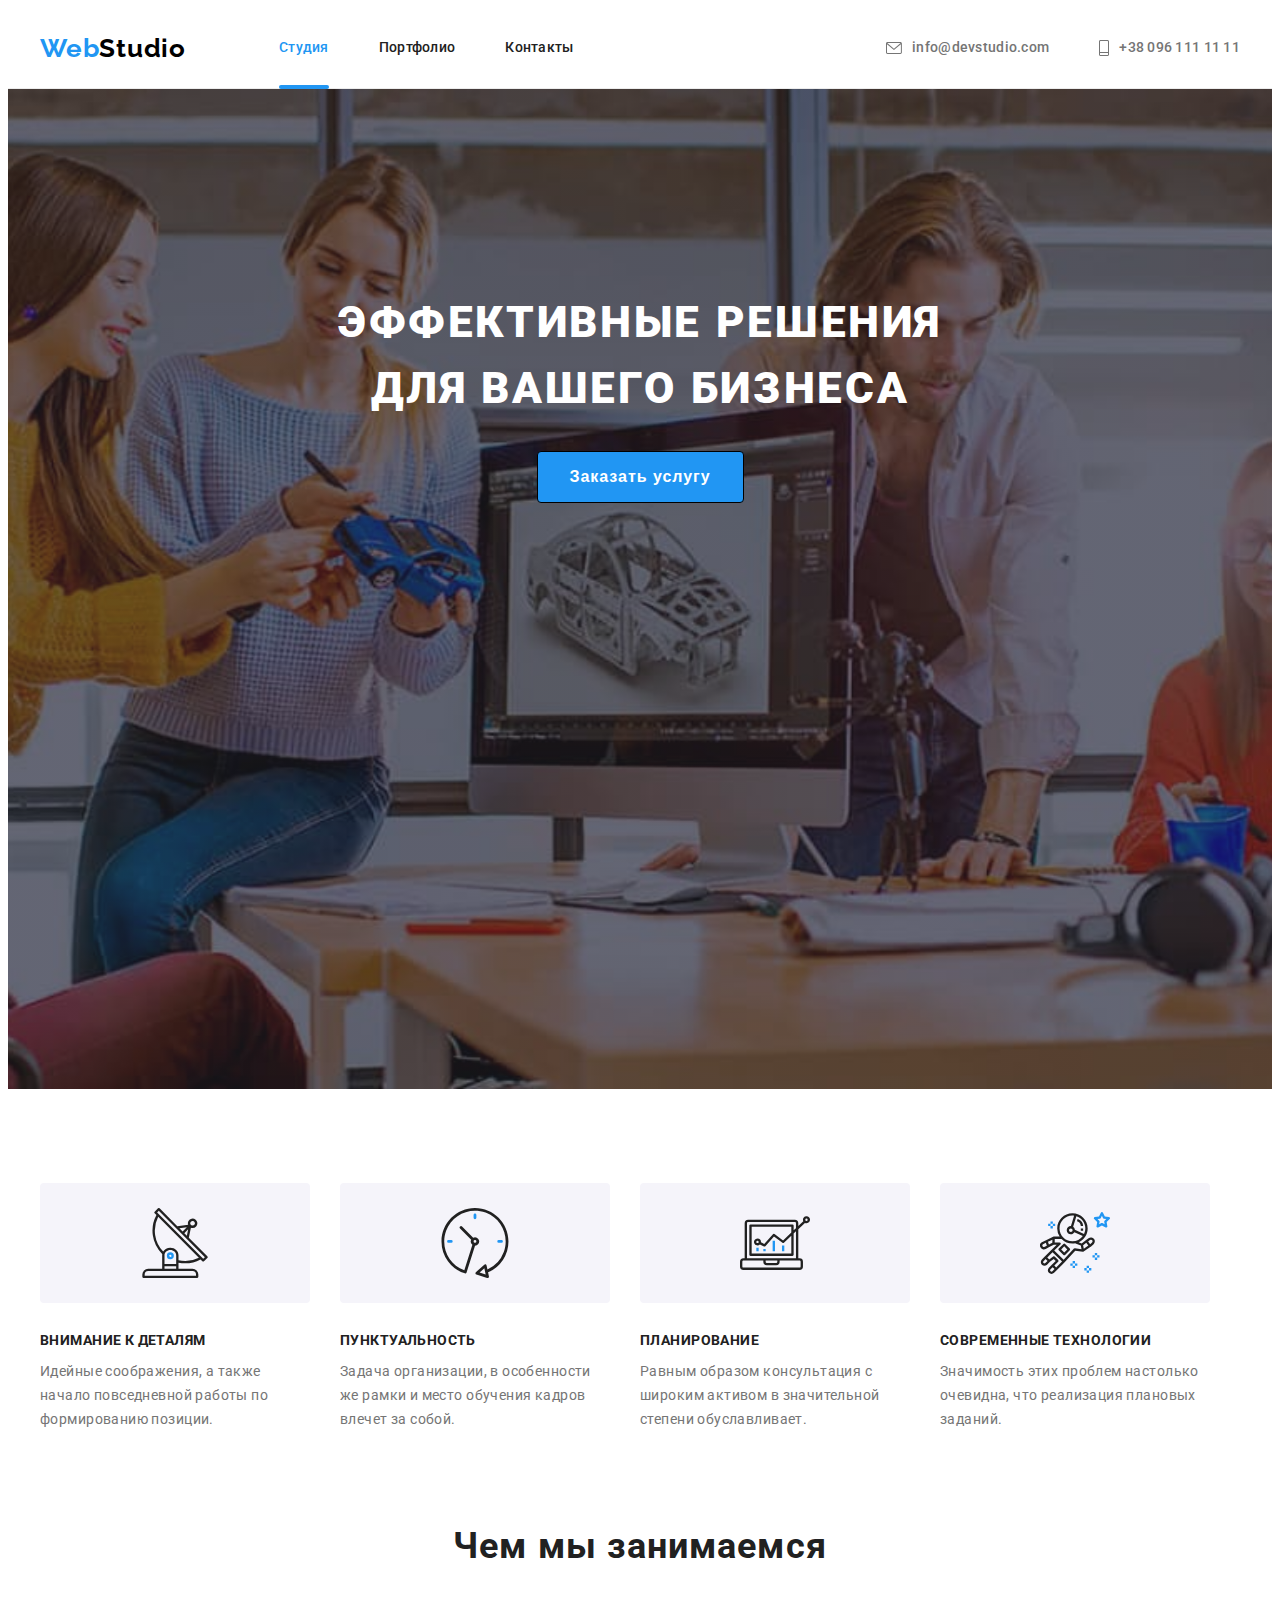
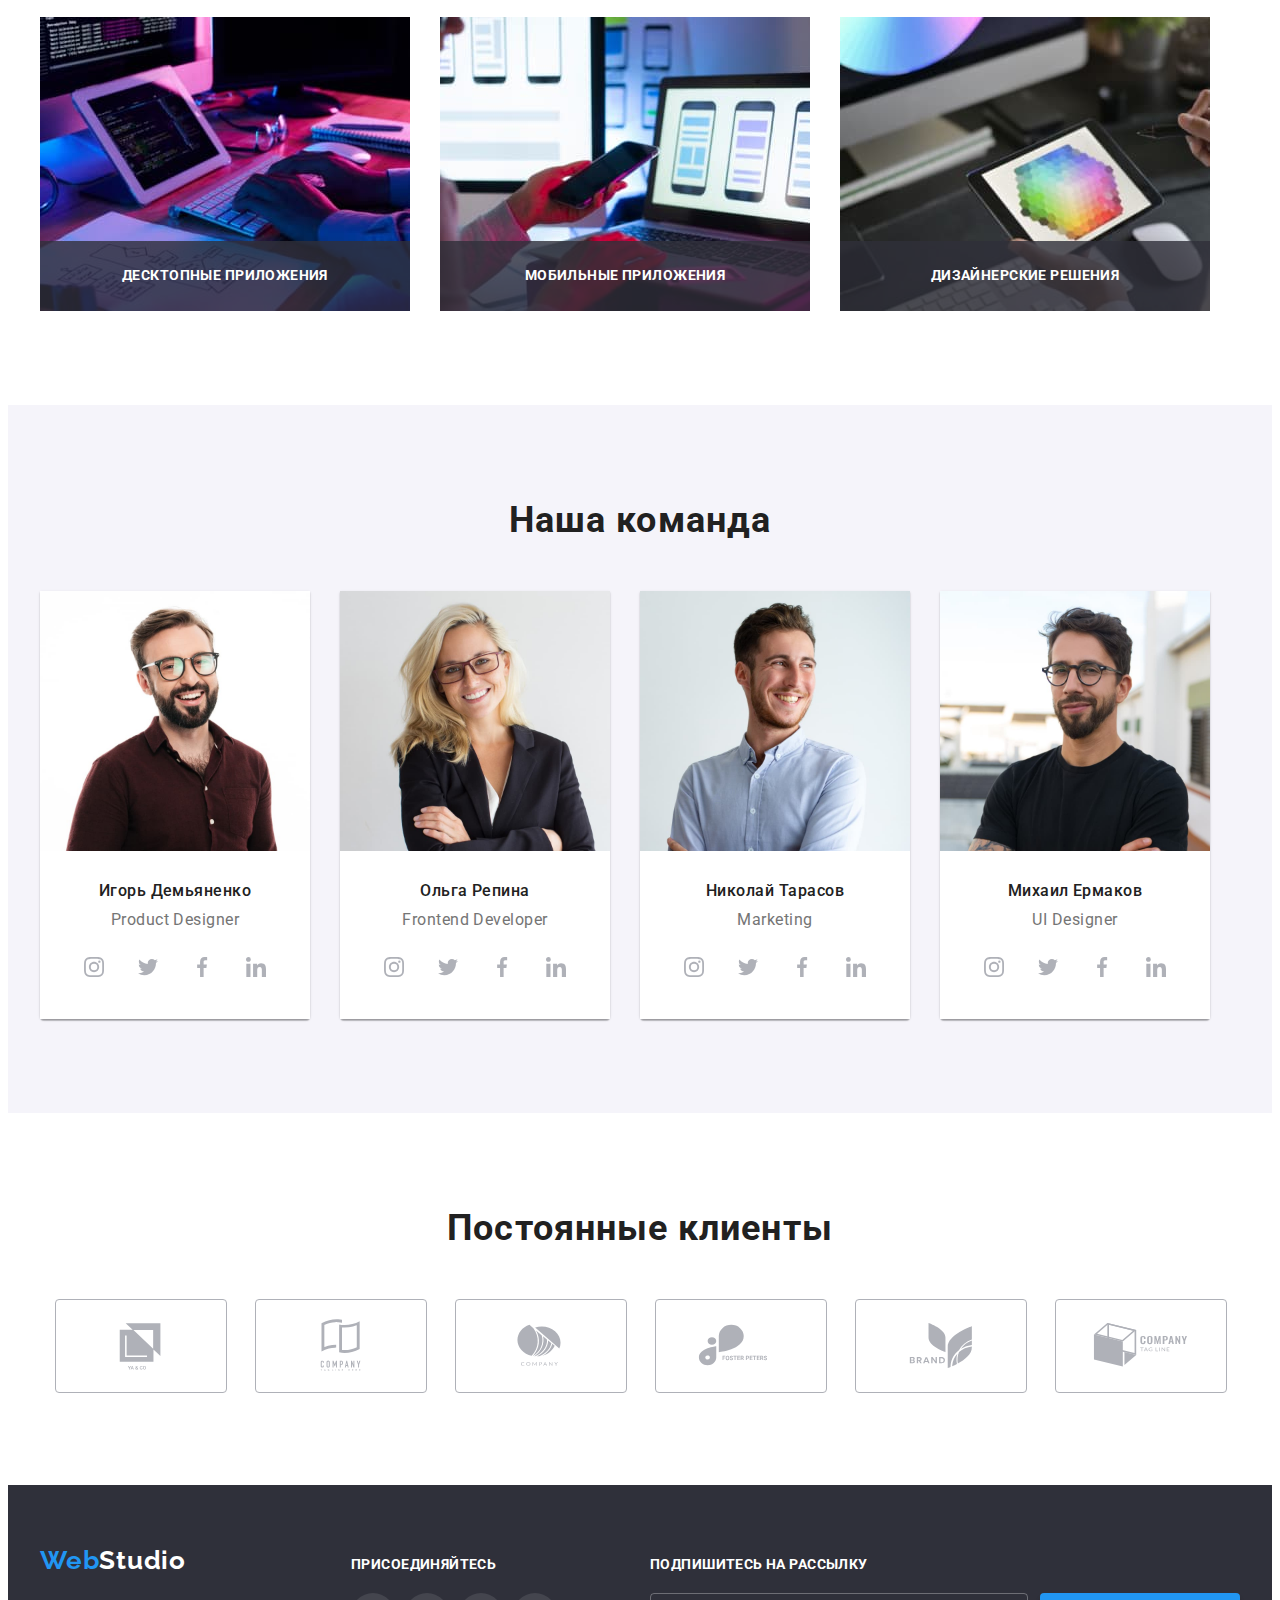
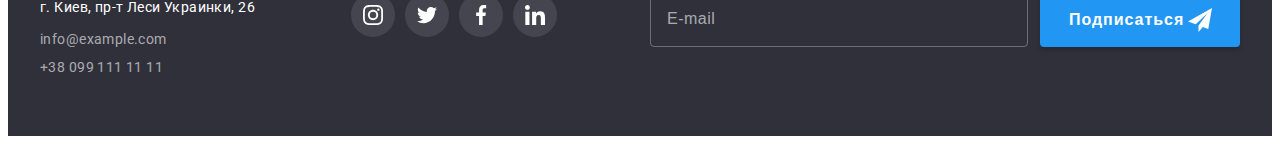
<file: index.html>
<!DOCTYPE html>
<html lang="ru">
  <head>
    <meta charset="UTF-8" />
    <meta http-equiv="X-UA-Compatible" content="IE=edge" />
    <meta name="viewport" content="width=device-width, initial-scale=1.0" />
    <link rel="preconnect" href="https://fonts.googleapis.com" />
    <link rel="preconnect" href="https://fonts.gstatic.com" crossorigin />
    <link
      href="https://fonts.googleapis.com/css2?family=Raleway:wght@700&family=Roboto:wght@400;500;700;900&display=swap"
      rel="stylesheet"
    />
    <title>Document</title>
    <link
      rel="stylesheet"
      href="https://cdnjs.cloudflare.com/ajax/libs/modern-normalize/1.1.0/modern-normalize.min.css"
      integrity="sha512-wpPYUAdjBVSE4KJnH1VR1HeZfpl1ub8YT/NKx4PuQ5NmX2tKuGu6U/JRp5y+Y8XG2tV+wKQpNHVUX03MfMFn9Q=="
      crossorigin="anonymous"
      referrerpolicy="no-referrer"
    />
    <link rel="stylesheet" href="./css/styles.css" />
  </head>
  <body>
    <!--Шапка сайта-->
    <header class="header">
      <div class="container main-header">
        <nav class="header-nav nav">
          <a lang="en" href="/" class="header-logo link"
            >Web<span class="logo-second">Studio</span>
          </a>
          <ul class="header-list list">
            <li class="header-item">
              <a href="" class="header-link current link">Студия</a>
            </li>
            <li class="header-item">
              <a href="./portfolio.html" class="header-link link">Портфолио</a>
            </li>
            <li class="header-item">
              <a href="" class="header-link link">Контакты</a>
            </li>
          </ul>
        </nav>
        <ul class="contacts-list list">
          <li class="contacts-item">
            <a href="mailto:info@devstudio.com" class="contacts-link link">
              <svg class="contacts-icon" width="16" height="12">
                <use href="./images/icons.svg#icon-mail"></use>
              </svg>
              info@devstudio.com
            </a>
          </li>
          <li class="contacts-item">
            <a href="tel:+380961111111" class="contacts-link link">
              <svg class="contacts-icon" width="10" height="16">
                <use href="./images/icons.svg#icon-phone"></use>
              </svg>
              +38 096 111 11 11
            </a>
          </li>
        </ul>
      </div>
    </header>
    <main>
      <!-- Герой -->
      <section class="hero">
        <div class="container">
          <h1 class="hero-title">Эффективные решения для вашего бизнеса</h1>
          <button type="button" class="hero-btn" data-modal-open>
            Заказать услугу
          </button>
        </div>
      </section>
      <!--Преимущества-->
      <section class="features section">
        <div class="container">
          <h2 class="visually-hidden">Наши преимущества</h2>
          <ul class="features-list list">
            <li class="features-item">
              <div class="features-block-icon">
                <svg class="features-icon" width="70" height="70">
                  <use href="./images/icons.svg#icon-antenna"></use>
                </svg>
              </div>
              <h3 class="features-title">Внимание к деталям</h3>
              <p class="features-text">
                Идейные соображения, а также начало повседневной работы по
                формированию позиции.
              </p>
            </li>
            <li class="features-item">
              <div class="features-block-icon">
                <svg class="features-icon" width="70" height="70">
                  <use href="./images/icons.svg#icon-clock"></use>
                </svg>
              </div>
              <h3 class="features-title">Пунктуальность</h3>
              <p class="features-text">
                Задача организации, в особенности же рамки и место обучения
                кадров влечет за собой.
              </p>
            </li>
            <li class="features-item">
              <div class="features-block-icon">
                <svg class="features-icon" width="70" height="70">
                  <use href="./images/icons.svg#icon-diagram"></use>
                </svg>
              </div>
              <h3 class="features-title">Планирование</h3>
              <p class="features-text">
                Равным образом консультация с широким активом в значительной
                степени обуславливает.
              </p>
            </li>
            <li class="features-item">
              <div class="features-block-icon">
                <svg class="features-icon" width="70" height="70">
                  <use href="./images/icons.svg#icon-astronaut"></use>
                </svg>
              </div>
              <h3 class="features-title">Современные технологии</h3>
              <p class="features-text">
                Значимость этих проблем настолько очевидна, что реализация
                плановых заданий.
              </p>
            </li>
          </ul>
        </div>
      </section>
      <!--Чем занимаемся-->
      <section class="services section">
        <div class="container">
          <h2 class="services-title">Чем мы занимаемся</h2>
          <ul class="services-list list">
            <li class="services-item">
              <div class="thumb">
                <img
                  src="./images/sites.jpg"
                  alt="разработка сайтов"
                  width="370"
                />
                <h3 class="img-name">Десктопные приложения</h3>
              </div>
            </li>
            <li class="services-item">
              <div class="thumb">
                <img
                  src="./images/mobile-apps.jpg"
                  alt="разработка мобильных приложений"
                  width="370"
                  height="294"
                />
                <h3 class="img-name">Мобильные приложения</h3>
              </div>
            </li>
            <li class="services-item">
              <div class="thumb">
                <img
                  src="./images/games.jpg"
                  alt="разработка игр"
                  width="370"
                  height="294"
                />
                <h3 class="img-name">Дизайнерские решения</h3>
              </div>
            </li>
          </ul>
        </div>
      </section>
      <!--Команда-->
      <section class="team section">
        <div class="container">
          <h2 class="team-title">Наша команда</h2>
          <ul class="team-list list">
            <li class="team-item">
              <img
                src="./images/product-designer.jpg"
                alt="Дизайнер прдукта"
                width="270"
                height="260"
              />
              <div class="container-team">
                <h3 class="team-title-img">Игорь Демьяненко</h3>
                <p lang="en" class="team-text">Product Designer</p>
                <ul class="team-soc-list list">
                  <li class="team-soc-item">
                    <a href="" class="team-soc-link link">
                      <svg class="team-soc-icon" width="20" height="20">
                        <use href="./images/icons.svg#icon-instagram"></use>
                      </svg>
                    </a>
                  </li>
                  <li class="team-soc-item">
                    <a href="" class="team-soc-link link">
                      <svg class="team-soc-icon" width="20" height="20">
                        <use href="./images/icons.svg#icon-twitter"></use>
                      </svg>
                    </a>
                  </li>
                  <li class="team-soc-item">
                    <a href="" class="team-soc-link link"
                      ><svg class="team-soc-icon" width="20" height="20">
                        <use href="./images/icons.svg#icon-facebook"></use>
                      </svg>
                    </a>
                  </li>
                  <li class="team-soc-item">
                    <a href="" class="team-soc-link link"
                      ><svg class="team-soc-icon" width="20" height="20">
                        <use href="./images/icons.svg#icon-linkedin"></use>
                      </svg>
                    </a>
                  </li>
                </ul>
              </div>
            </li>
            <li class="team-item">
              <img
                src="./images/frontend-developer.jpg"
                alt="Фронтенд-разработчик"
                width="270"
                height="260"
              />
              <div class="container-team">
                <h3 class="team-title-img">Ольга Репина</h3>
                <p lang="en" class="team-text">Frontend Developer</p>
                <ul class="team-soc-list list">
                  <li class="team-soc-item">
                    <a href="" class="team-soc-link link">
                      <svg class="team-soc-icon" width="20" height="20">
                        <use href="./images/icons.svg#icon-instagram"></use>
                      </svg>
                    </a>
                  </li>
                  <li class="team-soc-item">
                    <a href="" class="team-soc-link link"
                      ><svg class="team-soc-icon" width="20" height="20">
                        <use href="./images/icons.svg#icon-twitter"></use>
                      </svg>
                    </a>
                  </li>
                  <li class="team-soc-item">
                    <a href="" class="team-soc-link link"
                      ><svg class="team-soc-icon" width="20" height="20">
                        <use href="./images/icons.svg#icon-facebook"></use>
                      </svg>
                    </a>
                  </li>
                  <li class="team-soc-item">
                    <a href="" class="team-soc-link link"
                      ><svg class="team-soc-icon" width="20" height="20">
                        <use href="./images/icons.svg#icon-linkedin"></use>
                      </svg>
                    </a>
                  </li>
                </ul>
              </div>
            </li>
            <li class="team-item">
              <img
                src="./images/marketing.jpg"
                alt="Маркетолог"
                width="270"
                height="260"
              />
              <div class="container-team">
                <h3 class="team-title-img">Николай Тарасов</h3>
                <p lang="en" class="team-text">Marketing</p>
                <ul class="team-soc-list list">
                  <li class="team-soc-item">
                    <a href="" class="team-soc-link link">
                      <svg class="team-soc-icon" width="20" height="20">
                        <use href="./images/icons.svg#icon-instagram"></use>
                      </svg>
                    </a>
                  </li>
                  <li class="team-soc-item">
                    <a href="" class="team-soc-link link"
                      ><svg class="team-soc-icon" width="20" height="20">
                        <use href="./images/icons.svg#icon-twitter"></use>
                      </svg>
                    </a>
                  </li>
                  <li class="team-soc-item">
                    <a href="" class="team-soc-link link"
                      ><svg class="team-soc-icon" width="20" height="20">
                        <use href="./images/icons.svg#icon-facebook"></use>
                      </svg>
                    </a>
                  </li>
                  <li class="team-soc-item">
                    <a href="" class="team-soc-link link"
                      ><svg class="team-soc-icon" width="20" height="20">
                        <use href="./images/icons.svg#icon-linkedin"></use>
                      </svg>
                    </a>
                  </li>
                </ul>
              </div>
            </li>
            <li class="team-item">
              <img
                src="./images/ui-designer.jpg"
                alt="Дизайнер пользовательского интерфейса"
                width="270"
                height="260"
              />
              <div class="container-team">
                <h3 class="team-title-img">Михаил Ермаков</h3>
                <p lang="en" class="team-text">UI Designer</p>
                <ul class="team-soc-list list">
                  <li class="team-soc-item">
                    <a href="" class="team-soc-link link">
                      <svg class="team-soc-icon" width="20" height="20">
                        <use href="./images/icons.svg#icon-instagram"></use>
                      </svg>
                    </a>
                  </li>
                  <li class="team-soc-item">
                    <a href="" class="team-soc-link link"
                      ><svg class="team-soc-icon" width="20" height="20">
                        <use href="./images/icons.svg#icon-twitter"></use>
                      </svg>
                    </a>
                  </li>
                  <li class="team-soc-item">
                    <a href="" class="team-soc-link link"
                      ><svg class="team-soc-icon" width="20" height="20">
                        <use href="./images/icons.svg#icon-facebook"></use>
                      </svg>
                    </a>
                  </li>
                  <li class="team-soc-item">
                    <a href="" class="team-soc-link link"
                      ><svg class="team-soc-icon" width="20" height="20">
                        <use href="./images/icons.svg#icon-linkedin"></use>
                      </svg>
                    </a>
                  </li>
                </ul>
              </div>
            </li>
          </ul>
        </div>
      </section>
    </main>
    <!--Постоянные клиенты-->
    <section class="clients section">
      <div class="container">
        <h2 class="clients-title">Постоянные клиенты</h2>
        <ul class="clients-list list">
          <li class="clients-item">
            <a href="" class="clients-link link"
              ><svg class="clients-icon" width="106" height="60">
                <use href="./images/icons.svg#icon-logo-1"></use>
              </svg>
            </a>
          </li>
          <li class="clients-item">
            <a href="" class="clients-link link"
              ><svg class="clients-icon" width="106" height="60">
                <use href="./images/icons.svg#icon-logo-2"></use>
              </svg>
            </a>
          </li>
          <li class="clients-item">
            <a href="" class="clients-link link"
              ><svg class="clients-icon" width="106" height="60">
                <use href="./images/icons.svg#icon-logo-3"></use>
              </svg>
            </a>
          </li>
          <li class="clients-item">
            <a href="" class="clients-link link"
              ><svg class="clients-icon" width="106" height="60">
                <use href="./images/icons.svg#icon-logo-4"></use>
              </svg>
            </a>
          </li>
          <li class="clients-item">
            <a href="" class="clients-link link"
              ><svg class="clients-icon" width="106" height="60">
                <use href="./images/icons.svg#icon-logo-5"></use>
              </svg>
            </a>
          </li>
          <li class="clients-item">
            <a href="" class="clients-link link"
              ><svg class="clients-icon" width="106" height="60">
                <use href="./images/icons.svg#icon-logo-6"></use>
              </svg>
            </a>
          </li>
        </ul>
      </div>
    </section>
    <!--Подвал-->
    <footer class="footer">
      <div class="container footer-container">
        <div class="footer-address">
          <a lang="en" href="/" class="footer-logo link"
            >Web<span class="footer-logo-second">Studio</span>
          </a>
          <address>
            <ul class="footer-list list">
              <li class="footer-item">
                <a href="" class="footer-link link">
                  г. Киев, пр-т Леси Украинки, 26
                </a>
              </li>
              <li class="footer-item">
                <a href="mailto:info@example.com" class="footer-link-mail link">
                  info@example.com
                </a>
              </li>
              <li class="footer-item">
                <a href="tel:+380961111111" class="footer-link-tel link">
                  +38 099 111 11 11
                </a>
              </li>
            </ul>
          </address>
        </div>
        <div class="footer-soc">
          <h3 class="footer-soc-title">присоединяйтесь</h3>
          <ul class="footer-soc-list list">
            <li class="footer-soc-item">
              <a href="" class="footer-soc-link link">
                <svg class="footer-soc-icon" width="20" height="20">
                  <use href="./images/icons.svg#icon-instagram"></use>
                </svg>
              </a>
            </li>
            <li class="footer-soc-item">
              <a href="" class="footer-soc-link link">
                <svg class="footer-soc-icon" width="20" height="20">
                  <use href="./images/icons.svg#icon-twitter"></use>
                </svg>
              </a>
            </li>
            <li class="footer-soc-item">
              <a href="" class="footer-soc-link link">
                <svg class="footer-soc-icon" width="20" height="20">
                  <use href="./images/icons.svg#icon-facebook"></use>
                </svg>
              </a>
            </li>
            <li class="footer-soc-item">
              <a href="" class="footer-soc-link link">
                <svg class="footer-soc-icon" width="20" height="20">
                  <use href="./images/icons.svg#icon-linkedin"></use>
                </svg>
              </a>
            </li>
          </ul>
        </div>
        <div class="footer-form">
          <h3 class="footer-soc-title">Подпишитесь на рассылку</h3>
          <form class="online-form">
            <input
              type="text"
              placeholder="E-mail"
              name="online-name"
              class="online-input"
            />
            <button type="submit" class="online-btn">
              Подписаться
              <svg class="online-icon" width="24" height="24">
                <use href="./images/icons.svg#icon-send"></use>
              </svg>
            </button>
          </form>
        </div>
      </div>
    </footer>
    <div class="backdrop is-hidden" data-modal>
      <div class="modal">
        <button type="button" class="modal-close-btn" data-modal-close>
          <svg class="backdrop-icon" width="14" height="14">
            <use href="./images/icons.svg#icon-close-black"></use>
          </svg>
        </button>
        <p class="modal-title">Оставьте свои данные, мы вам перезвоним</p>
        <form class="modal-form">
          <div class="modal-field">
            <label class="modal-label" for="user-name">Имя</label>
            <div class="input-wrap">
              <input
                type="text"
                name="user-name"
                class="modal-input"
                required
                id="user-name"
              />
              <svg class="input-icon" width="18" height="18">
                <use href="./images/icons.svg#icon-person-black"></use>
              </svg>
            </div>
          </div>
          <div class="modal-field">
            <label class="modal-label" for="user-tel">Телефон</label>
            <div class="input-wrap">
              <input
                type="tel"
                name="user-tel"
                class="modal-input"
                required
                id="user-tel"
              />
              <svg class="input-icon" width="18" height="18">
                <use href="./images/icons.svg#icon-phone-black"></use>
              </svg>
            </div>
          </div>
          <div class="modal-field">
            <label class="modal-label" for="user-mail">Почта</label>
            <div class="input-wrap">
              <input
                type="email"
                name="user-mail"
                class="modal-input"
                required
                id="user-mail"
              />
              <svg class="input-icon" width="18" height="18">
                <use href="./images/icons.svg#icon-email-black"></use>
              </svg>
            </div>
          </div>
          <div class="modal-textarea">
            <label class="modal-label" for="modal-text">Комментарий</label>
            <textarea
              name="modal-text"
              id="modal-text"
              class="modal-text"
              placeholder="Введите текст"
            ></textarea>
          </div>
          <div class="modal-check">
            <input
              type="checkbox"
              name="privacy"
              id="privacy"
              class="input-check visually-hidden"
            />
            <label for="privacy" class="check-text"
              ><span>
                <svg class="check-icon" width="11" height="8">
                  <use href="./images/icons.svg#icon-check"></use></svg></span
              >Соглашаюсь с рассылкой и принимаю &nbsp;
              <a href="">Условия договора</a>
            </label>
          </div>
          <button type="submit" class="modal-btn">Отправить</button>
        </form>
      </div>
    </div>
    <script src="./js/modal.js"></script>
  </body>
</html>
</file>
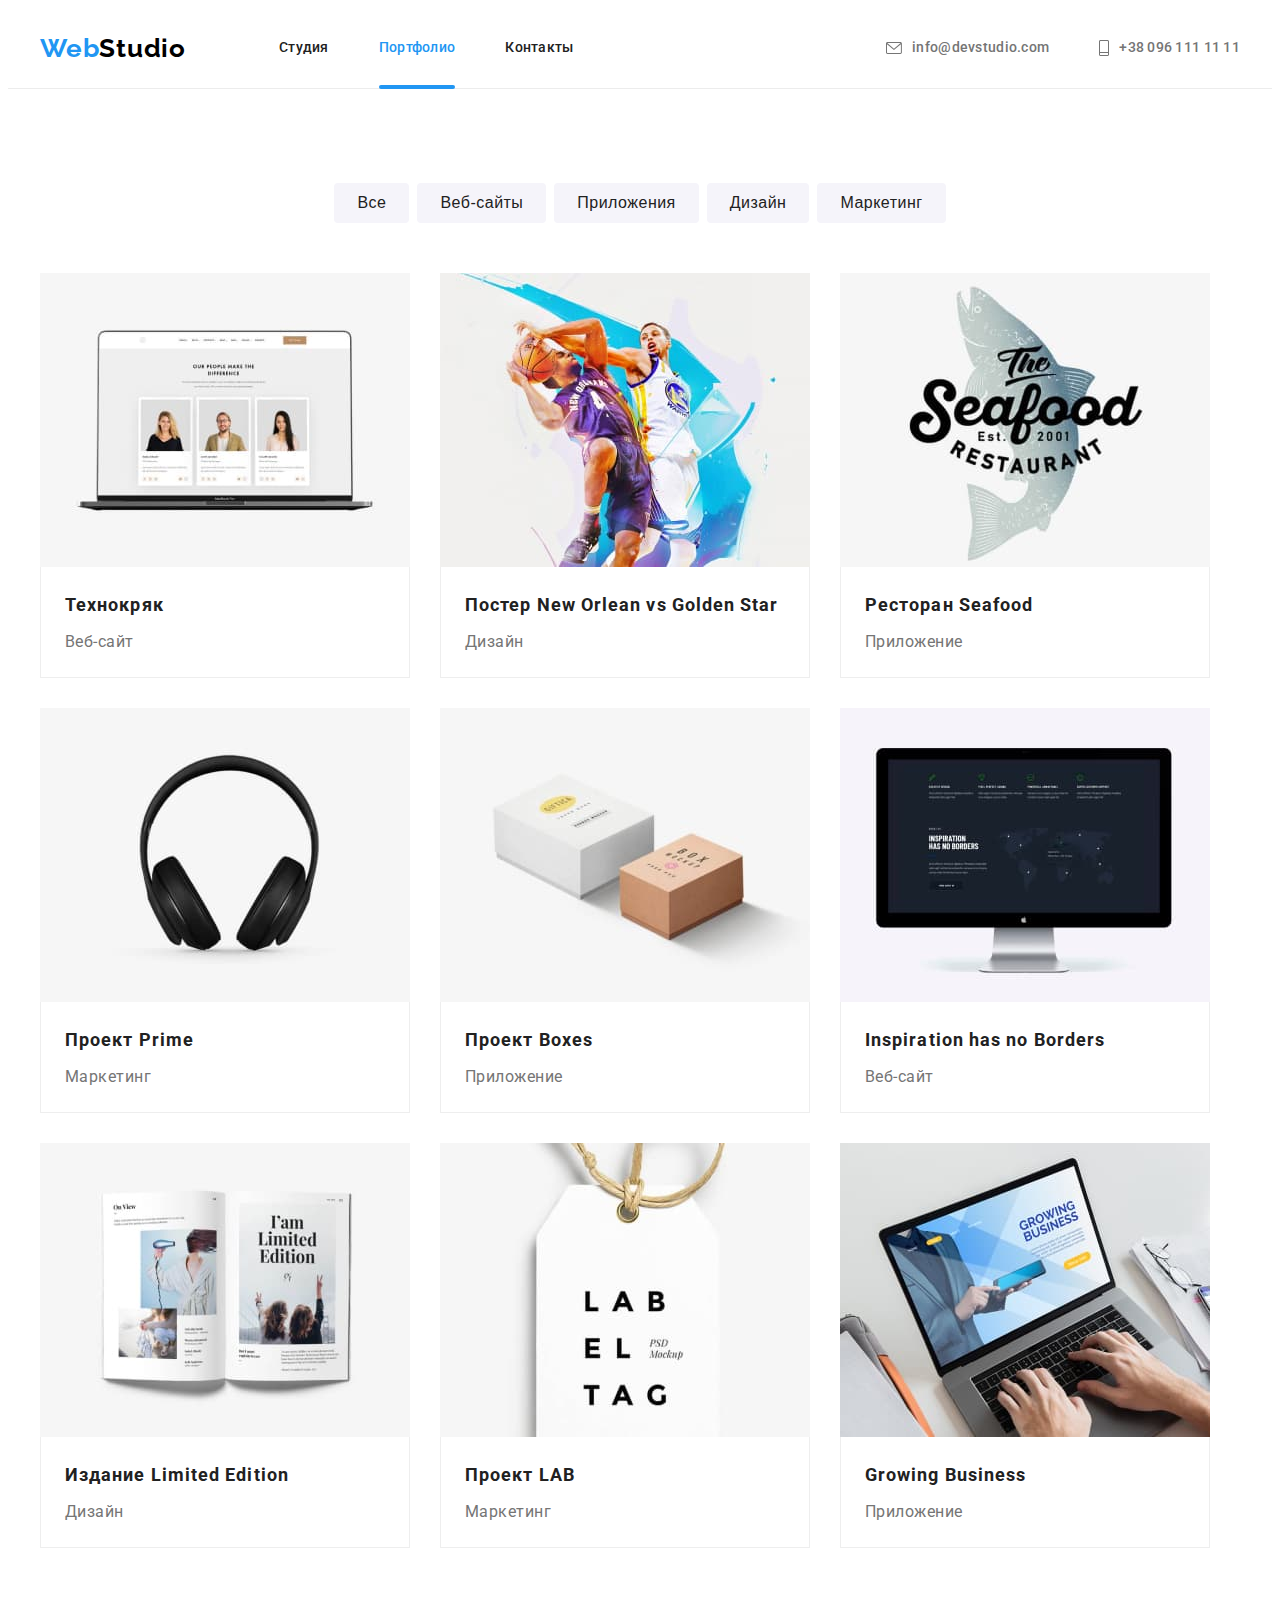
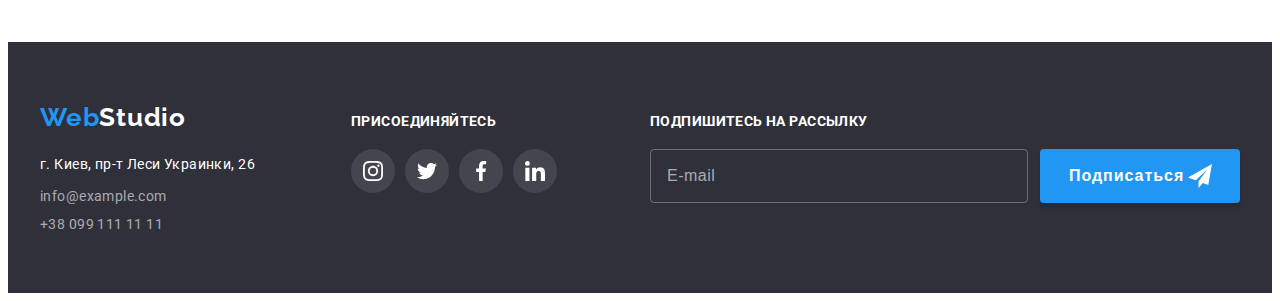
<file: portfolio.html>
<!DOCTYPE html>
<html lang="ru">
  <head>
    <meta charset="UTF-8" />
    <meta http-equiv="X-UA-Compatible" content="IE=edge" />
    <meta name="viewport" content="width=device-width, initial-scale=1.0" />
    <link rel="preconnect" href="https://fonts.googleapis.com" />
    <link rel="preconnect" href="https://fonts.gstatic.com" crossorigin />
    <link
      href="https://fonts.googleapis.com/css2?family=Raleway:wght@700&family=Roboto:wght@400;500;700;900&display=swap"
      rel="stylesheet"
    />
    <title>Document</title>
    <link
      rel="stylesheet"
      href="https://cdnjs.cloudflare.com/ajax/libs/modern-normalize/1.1.0/modern-normalize.min.css"
      integrity="sha512-wpPYUAdjBVSE4KJnH1VR1HeZfpl1ub8YT/NKx4PuQ5NmX2tKuGu6U/JRp5y+Y8XG2tV+wKQpNHVUX03MfMFn9Q=="
      crossorigin="anonymous"
      referrerpolicy="no-referrer"
    />
    <link rel="stylesheet" href="./css/styles.css" />
  </head>
  <body>
    <!--Шапка сайта-->
    <header class="header">
      <div class="container main-header">
        <nav class="header-nav nav">
          <a lang="en" href="/" class="header-logo link"
            >Web<span class="logo-second">Studio</span></a
          >
          <ul class="header-list list">
            <li class="header-item">
              <a href="./index.html" class="header-link link">Студия</a>
            </li>
            <li class="header-item">
              <a href="" class="header-link current link">Портфолио</a>
            </li>
            <li class="header-item">
              <a href="" class="header-link link">Контакты</a>
            </li>
          </ul>
        </nav>
        <ul class="contacts-list list">
          <li class="contacts-item">
            <a href="mailto:info@devstudio.com" class="contacts-link link">
              <svg class="contacts-icon" width="16" height="12">
                <use href="./images/icons.svg#icon-mail"></use>
              </svg>
              info@devstudio.com
            </a>
          </li>
          <li class="contacts-item">
            <a href="tel:+380961111111" class="contacts-link link">
              <svg class="contacts-icon" width="10" height="16">
                <use href="./images/icons.svg#icon-phone"></use>
              </svg>
              +38 096 111 11 11
            </a>
          </li>
        </ul>
      </div>
    </header>
    <main>
      <section class="portfolio">
        <div class="container">
          <!-- Фильтры -->
          <h1 class="visually-hidden">Примеры работ</h1>
          <ul class="filter-list list">
            <li class="filter-item">
              <button type="button" class="filter-btn">Все</button>
            </li>
            <li class="filter-item">
              <button type="button" class="filter-btn">Веб-сайты</button>
            </li>
            <li class="filter-item">
              <button type="button" class="filter-btn">Приложения</button>
            </li>
            <li class="filter-item">
              <button type="button" class="filter-btn">Дизайн</button>
            </li>
            <li class="filter-item">
              <button type="button" class="filter-btn">Маркетинг</button>
            </li>
          </ul>
          <!-- Портфолио -->
          <ul class="portfolio-list list">
            <li class="portfolio-item">
              <a href="#" class="portfolio-link">
                <div class="portfolio-top-wrap">
                  <img
                    src="./images/portfolio-img-1.jpg"
                    alt="Наша команда"
                    width="370"
                    height="294"
                  />
                  <p class="portfolio-top-text">
                    Ресурс предлагает комплексные предложения с разным уровнем
                    функционала и сервисов. Все это позволит посетителю получить
                    исчерпывающие сведения о компании или частном лице.
                  </p>
                </div>
                <div class="container-portfolio">
                  <h2 class="portfolio-title">Технокряк</h2>
                  <p class="portfolio-text">Веб-сайт</p>
                </div>
              </a>
            </li>
            <li class="portfolio-item">
              <a href="#" class="portfolio-link">
                <div class="portfolio-top-wrap">
                  <img
                    src="./images/portfolio-img-2.jpg"
                    alt="Игра в баскетбол"
                    width="370"
                    height="294"
                  />
                  <p class="portfolio-top-text">
                    Ресурс предлагает комплексные предложения с разным уровнем
                    функционала и сервисов. Все это позволит посетителю получить
                    исчерпывающие сведения о компании или частном лице.
                  </p>
                </div>
                <div class="container-portfolio">
                  <h2 class="portfolio-title">
                    Постер New Orlean vs Golden Star
                  </h2>
                  <p class="portfolio-text">Дизайн</p>
                </div>
              </a>
            </li>
            <li class="portfolio-item">
              <a href="#" class="portfolio-link">
                <div class="portfolio-top-wrap">
                  <img
                    src="./images/portfolio-img-3.jpg"
                    alt="Рыба на ресторанной вывеске"
                    width="370"
                    height="294"
                  />
                  <p class="portfolio-top-text">
                    Ресурс предлагает комплексные предложения с разным уровнем
                    функционала и сервисов. Все это позволит посетителю получить
                    исчерпывающие сведения о компании или частном лице.
                  </p>
                </div>
                <div class="container-portfolio">
                  <h2 class="portfolio-title">Ресторан Seafood</h2>
                  <p class="portfolio-text">Приложение</p>
                </div>
              </a>
            </li>
            <li class="portfolio-item">
              <a href="#" class="portfolio-link">
                <div class="portfolio-top-wrap">
                  <img
                    src="./images/portfolio-img-4.jpg"
                    alt="Наушники"
                    width="370"
                    height="294"
                  />
                  <p class="portfolio-top-text">
                    Ресурс предлагает комплексные предложения с разным уровнем
                    функционала и сервисов. Все это позволит посетителю получить
                    исчерпывающие сведения о компании или частном лице.
                  </p>
                </div>
                <div class="container-portfolio">
                  <h2 class="portfolio-title">Проект Prime</h2>
                  <p class="portfolio-text">Маркетинг</p>
                </div>
              </a>
            </li>
            <li class="portfolio-item">
              <a href="#" class="portfolio-link">
                <div class="portfolio-top-wrap">
                  <img
                    src="./images/portfolio-img-5.jpg"
                    alt="Два картонных бокса"
                    width="370"
                    height="294"
                  />
                  <p class="portfolio-top-text">
                    Ресурс предлагает комплексные предложения с разным уровнем
                    функционала и сервисов. Все это позволит посетителю получить
                    исчерпывающие сведения о компании или частном лице.
                  </p>
                </div>
                <div class="container-portfolio">
                  <h2 class="portfolio-title">Проект Boxes</h2>
                  <p class="portfolio-text">Приложение</p>
                </div>
              </a>
            </li>
            <li class="portfolio-item">
              <a href="#" class="portfolio-link">
                <div class="portfolio-top-wrap">
                  <img
                    src="./images/portfolio-img-6.jpg"
                    alt="Монитор"
                    width="370"
                    height="294"
                  />
                  <p class="portfolio-top-text">
                    Ресурс предлагает комплексные предложения с разным уровнем
                    функционала и сервисов. Все это позволит посетителю получить
                    исчерпывающие сведения о компании или частном лице.
                  </p>
                </div>
                <div class="container-portfolio">
                  <h2 class="portfolio-title">Inspiration has no Borders</h2>
                  <p class="portfolio-text">Веб-сайт</p>
                </div>
              </a>
            </li>
            <li class="portfolio-item">
              <a href="#" class="portfolio-link">
                <div class="portfolio-top-wrap">
                  <img
                    src="./images/portfolio-img-7.jpg"
                    alt="Разворот журнала"
                    width="370"
                    height="294"
                  />
                  <p class="portfolio-top-text">
                    Ресурс предлагает комплексные предложения с разным уровнем
                    функционала и сервисов. Все это позволит посетителю получить
                    исчерпывающие сведения о компании или частном лице.
                  </p>
                </div>
                <div class="container-portfolio">
                  <h2 class="portfolio-title">Издание Limited Edition</h2>
                  <p class="portfolio-text">Дизайн</p>
                </div>
              </a>
            </li>
            <li class="portfolio-item">
              <a href="#" class="portfolio-link">
                <div class="portfolio-top-wrap">
                  <img
                    src="./images/portfolio-img-8.jpg"
                    alt="Бумажная бирка"
                    width="370"
                    height="294"
                  />
                  <p class="portfolio-top-text">
                    Ресурс предлагает комплексные предложения с разным уровнем
                    функционала и сервисов. Все это позволит посетителю получить
                    исчерпывающие сведения о компании или частном лице.
                  </p>
                </div>
                <div class="container-portfolio">
                  <h2 class="portfolio-title">Проект LAB</h2>
                  <p class="portfolio-text">Маркетинг</p>
                </div>
              </a>
            </li>
            <li class="portfolio-item">
              <a href="#" class="portfolio-link">
                <div class="portfolio-top-wrap">
                  <img
                    src="./images/portfolio-img-9.jpg"
                    alt="Набор текста на макбуке"
                    width="370"
                    height="294"
                  />
                  <p class="portfolio-top-text">
                    Ресурс предлагает комплексные предложения с разным уровнем
                    функционала и сервисов. Все это позволит посетителю получить
                    исчерпывающие сведения о компании или частном лице.
                  </p>
                </div>
                <div class="container-portfolio">
                  <h2 class="portfolio-title">Growing Business</h2>
                  <p class="portfolio-text">Приложение</p>
                </div>
              </a>
            </li>
          </ul>
        </div>
      </section>
    </main>
    <!--Подвал-->
    <footer class="footer">
      <div class="container footer-container">
        <div class="footer-address">
          <a lang="en" href="/" class="footer-logo link"
            >Web<span class="footer-logo-second">Studio</span>
          </a>
          <address>
            <ul class="footer-list list">
              <li class="footer-item">
                <a href="" class="footer-link link">
                  г. Киев, пр-т Леси Украинки, 26
                </a>
              </li>
              <li class="footer-item">
                <a href="mailto:info@example.com" class="footer-link-mail link">
                  info@example.com
                </a>
              </li>
              <li class="footer-item">
                <a href="tel:+380961111111" class="footer-link-tel link">
                  +38 099 111 11 11
                </a>
              </li>
            </ul>
          </address>
        </div>
        <div class="footer-soc">
          <h3 class="footer-soc-title">присоединяйтесь</h3>
          <ul class="footer-soc-list list">
            <li class="footer-soc-item">
              <a href="" class="footer-soc-link link">
                <svg class="footer-soc-icon" width="20" height="20">
                  <use href="./images/icons.svg#icon-instagram"></use>
                </svg>
              </a>
            </li>
            <li class="footer-soc-item">
              <a href="" class="footer-soc-link link">
                <svg class="footer-soc-icon" width="20" height="20">
                  <use href="./images/icons.svg#icon-twitter"></use>
                </svg>
              </a>
            </li>
            <li class="footer-soc-item">
              <a href="" class="footer-soc-link link">
                <svg class="footer-soc-icon" width="20" height="20">
                  <use href="./images/icons.svg#icon-facebook"></use>
                </svg>
              </a>
            </li>
            <li class="footer-soc-item">
              <a href="" class="footer-soc-link link">
                <svg class="footer-soc-icon" width="20" height="20">
                  <use href="./images/icons.svg#icon-linkedin"></use>
                </svg>
              </a>
            </li>
          </ul>
        </div>
        <div class="footer-form">
          <h3 class="footer-soc-title">Подпишитесь на рассылку</h3>
          <form class="online-form">
            <input
              type="text"
              placeholder="E-mail"
              name="online-name"
              class="online-input"
            />
            <button type="submit" class="online-btn">
              Подписаться
              <svg class="online-icon" width="24" height="24">
                <use href="./images/icons.svg#icon-send"></use>
              </svg>
            </button>
          </form>
        </div>
      </div>
    </footer>
  </body>
</html>
</file>
<file: css/styles.css>
:root {
  --main-header-color: #212121;
  --second-header-color: #757575;
  --main-title-color: #212121;
  --second-title-color: #ffffff;
  --main-btn-color: #ffffff;
  --second-btn-color: #212121;
  --main-text-color: #757575;
  --main-footer-color: #ffffff;
  --second-footer-color: rgba(255, 255, 255, 0.6);
  --accent-color: #2196f3;
  --main-btn-background-color: #2196f3;
  --second-btn-background-color: #f5f4fa;
  --main-background-color: #2f303a;
  --main-icons-color: #afb1b8;
}
p,
h1,
h2,
h3,
h4,
h5,
h6 {
  margin: 0;
}
ul {
  margin: 0;
  padding-left: 0;
}
body {
  font-family: Roboto, Montserrat, sans-serif;
  background-color: #fff;
  color: var();
}
img {
  display: block;
  max-width: 100%;
  height: auto;
}
.list {
  list-style: none;
  padding: 0;
  margin: 0;
}
.link {
  text-decoration: none;
}
.container {
  width: 1200px;
  padding-left: 15px;
  padding-right: 15px;
  margin: 0 auto;
}
.section {
  padding-top: 94px;
  padding-bottom: 94px;
}
/* -----------------------------HEADER----------------------------- */
.header {
  border-bottom: 1px solid #ececec;
}
.main-header {
  display: flex;
  align-items: center;
}
.nav {
  display: flex;
  align-items: center;
}
.header-logo,
.footer-logo {
  font-family: "Raleway";
  font-weight: 700;
  font-size: 26px;
  line-height: 1.19;
  letter-spacing: 0.03em;
  color: var(--accent-color);
}
.logo-second {
  font-weight: 700;
  font-size: 26px;
  line-height: 1.19;
  letter-spacing: 0.03em;
  color: #000000;
}
.header-link {
  display: block;
  padding-top: 32px;
  padding-bottom: 32px;

  font-weight: 500;
  font-size: 14px;
  line-height: 1.14;
  letter-spacing: 0.02em;
  color: var(--main-header-color);

  transition: color 250ms cubic-bezier(0.4, 0, 0.2, 1);
}
.header-link:hover,
.header-link:focus,
.contacts-link:hover,
.contacts-link:focus {
  color: var(--accent-color);
}
.header-list .header-link.current {
  color: var(--accent-color);
}
.header-list {
  display: flex;
  margin-left: 93px;
}
.header-item:not(:last-child) {
  margin-right: 50px;
}
.contacts-link {
  display: flex;
  align-items: center;
  padding-top: 32px;
  padding-bottom: 32px;
  font-weight: 500;
  font-size: 14px;
  line-height: 1.14;
  letter-spacing: 0.02em;
  color: var(--second-header-color);

  transition: color 250ms cubic-bezier(0.4, 0, 0.2, 1);
}
.contacts-list {
  display: flex;
  align-items: center;
  margin-left: auto;
}
.contacts-list .contacts-item + .contacts-item {
  margin-left: 50px;
}
.contacts-item {
  color: var(--second-header-color);
  transition: color 250ms cubic-bezier(0.4, 0, 0.2, 1);
}
.contacts-icon {
  margin-right: 10px;
  fill: currentColor;
}
.contacts-item:hover,
.contacts-item:focus {
  color: var(--accent-color);
}
.header-link {
  position: relative;
}
.current::after {
  position: absolute;
  display: block;
  content: "";
  width: 100%;
  height: 4px;
  bottom: -1px;
  background: var(--accent-color);
  border-radius: 2px;
}
/* -----------------------------HERO-------------------------------- */

.hero .container {
  text-align: center;
}
.hero {
  padding-bottom: 200px;
  padding-top: 200px;
  max-width: 1600px;
  height: 600px;
  margin-left: auto;
  margin-right: auto;
  background-image: linear-gradient(
      to right,
      rgba(47, 48, 58, 0.4),
      rgba(47, 48, 58, 0.4)
    ),
    url(../images/hero.jpg);
  background-color: #c4c4c4;
  background-repeat: no-repeat;
  background-position: center;
  background-size: cover;
}
.hero-title {
  display: flex;
  margin: 0 auto 30px;

  max-width: 700px;
  font-weight: 900;
  font-size: 44px;
  line-height: 1.5;
  letter-spacing: 0.06em;
  text-transform: uppercase;
  color: var(--second-title-color);
}
.hero-btn {
  display: inline-block;
  border-radius: 4px;
  padding: 10px 32px;
  min-width: 200px;
  border: 1px solid #000000;

  font-weight: 700;
  font-size: 16px;
  line-height: 1.88;
  letter-spacing: 0.06em;
  color: var(--main-btn-color);
  background-color: var(--main-btn-background-color);
  cursor: pointer;

  transition: background-color 250ms cubic-bezier(0.4, 0, 0.2, 1);
}
.hero-btn:hover,
.hero-btn:focus {
  background-color: #188ce8;
}

/* -----------------------------FEATURES----------------------------- */
.features-list {
  display: flex;
}
.features-item + .features-item {
  margin-left: 30px;
}
.features-item {
  width: 270px;
}
.visually-hidden {
  position: absolute;
  white-space: nowrap;
  width: 1px;
  height: 1px;
  overflow: hidden;
  border: 0;
  padding: 0;
  clip: rect(0 0 0 0);
  clip-path: inset(50%);
  margin: -1px;
}
.features-title {
  margin-bottom: 10px;

  font-size: 14px;
  line-height: 1.14;
  letter-spacing: 0.03em;
  text-transform: uppercase;
  color: var(--main-title-color);
}
.features-text {
  font-size: 14px;
  line-height: 24px;
  letter-spacing: 0.03em;
  color: var(--main-text-color);
}

.features-block-icon {
  display: flex;
  align-items: center;
  justify-content: center;
  height: 120px;
  background-color: #f5f4fa;
  color: #212121;
  border-radius: 4px;
  margin-bottom: 30px;
}

/* -----------------------------SERVICES------------------------------ */
.services {
  padding-top: 0;
}
.services-list {
  display: flex;
}
.services-title {
  margin-bottom: 50px;

  font-size: 36px;
  line-height: 1.17;
  text-align: center;
  letter-spacing: 0.03em;
  color: var(--main-title-color);
}
.services-item + .services-item {
  margin-left: 30px;
}
.thumb {
  position: relative;
  display: flex;
  justify-content: center;
  align-items: center;
}
.img-name {
  display: flex;
  align-items: center;
  justify-content: center;
  position: absolute;
  bottom: 0;
  width: 100%;
  height: 70px;
  background-color: rgba(47, 48, 58, 0.8);
  font-size: 14px;
  line-height: 1.14;
  text-align: center;
  letter-spacing: 0.03em;
  text-transform: uppercase;
  color: var(--second-title-color);
}
/* -----------------------------TEAM--------------------------------- */
.team {
  background-color: var(--second-btn-background-color);
}
.container-team {
  padding-top: 30px;
  padding-bottom: 30px;
  background-color: #ffffff;
}
.team-list {
  display: flex;
}
.team-item + .team-item {
  margin-left: 30px;
}
.team-item {
  box-shadow: 0px 1px 3px rgba(0, 0, 0, 0.12), 0px 1px 1px rgba(0, 0, 0, 0.14),
    0px 2px 1px rgba(0, 0, 0, 0.2);
  border-radius: 0px 0px 4px 4px;
  width: 270px;
}
.team-title {
  margin-bottom: 50px;
  text-align: center;

  font-size: 36px;
  line-height: 1.17;
  letter-spacing: 0.03em;
  color: var(--main-title-color);
}
.team-title-img {
  margin-bottom: 10px;
  text-align: center;

  font-weight: 500;
  font-size: 16px;
  line-height: 1.19;
  letter-spacing: 0.03em;
  color: var(--main-title-color);
}
.team-text {
  font-size: 16px;
  line-height: 1.19;
  text-align: center;
  letter-spacing: 0.03em;
  color: var(--main-text-color);
  margin-bottom: 16px;
}
/* -----------------------------TEAM-SOC----------------------------- */
.team-soc-list {
  display: flex;
  justify-content: center;
}
.team-soc-item {
  width: 44px;
  height: 44px;
  margin-left: 10px;
}
.team-soc-item:first-child {
  margin-left: 0;
}
.team-soc-link {
  display: flex;
  align-items: center;
  justify-content: center;
  width: 100%;
  height: 100%;
  border-radius: 50%;
  background-color: #ffffff;
  color: var(--main-icons-color);

  transition: background-color 250ms cubic-bezier(0.4, 0, 0.2, 1),
    color 250ms cubic-bezier(0.4, 0, 0.2, 1);
}
.team-soc-icon {
  fill: currentColor;
}
.team-soc-link:hover,
.team-soc-link:focus {
  background-color: var(--accent-color);
  color: #ffffff;
}
/* -----------------------------CLIENTS----------------------------- */
.clients {
  background-color: var(--main-footer-color);
  text-align: center;
}
.clients-title {
  margin-bottom: 50px;

  font-size: 36px;
  line-height: 1.17;
  letter-spacing: 0.03em;
  color: var(--main-title-color);
}
.clients-list {
  display: flex;
  justify-content: center;
}
.clients-item {
  width: 170px;
  height: 92px;
  margin-left: 30px;
}
.clients-item:first-child {
  margin-left: 0;
}
.clients-link {
  display: flex;
  align-items: center;
  justify-content: center;
  width: 100%;
  height: 100%;
  border: 1px solid #afb1b8;
  border-radius: 4px;
  color: var(--main-icons-color);

  transition: color 250ms cubic-bezier(0.4, 0, 0.2, 1),
    border-color 250ms cubic-bezier(0.4, 0, 0.2, 1);
}

.clients-icon {
  fill: currentColor;
}
.clients-link:hover,
.clients-link:focus {
  border-color: var(--accent-color);
  color: var(--accent-color);
}
/* -----------------------------FOOTER----------------------------- */
.footer {
  padding-top: 60px;
  padding-bottom: 60px;
  background-color: var(--main-background-color);
}
.footer-container {
  display: flex;
  align-items: baseline;
}
.footer-logo {
  display: inline-block;
  margin-bottom: 20px;
}
.footer-logo-second {
  font-family: "Raleway";
  font-weight: 700;
  font-size: 26px;
  line-height: 1.19;
  letter-spacing: 0.03em;
  color: var(--main-footer-color);
}
.footer-link {
  font-style: normal;
  font-weight: 400;
  font-size: 14px;
  line-height: 1.71;
  letter-spacing: 0.03em;
  color: var(--main-footer-color);

  transition: color 250ms cubic-bezier(0.4, 0, 0.2, 1);
}
.footer-link-mail,
.footer-link-tel {
  font-style: normal;
  font-weight: 400;
  font-size: 14px;
  line-height: 1.17;
  letter-spacing: 0.03em;
  color: var(--second-footer-color);

  transition: color 250ms cubic-bezier(0.4, 0, 0.2, 1);
}
.footer-link:hover,
.footer-link:focus,
.footer-link-mail:hover,
.footer-link-mail:focus,
.footer-link-tel:hover,
.footer-link-tel:focus {
  color: var(--accent-color);
}
.footer-item + .footer-item {
  margin-top: 9px;
}
.footer-address {
  margin-right: 70px;
  flex-grow: 1;
}

.footer-soc {
  margin-right: 93px;
}
.footer-soc-list {
  display: flex;
  justify-content: center;
}
.footer-soc-item {
  width: 44px;
  height: 44px;
  margin-left: 10px;
}
.footer-soc-item:first-child {
  margin-left: 0;
}
.footer-soc-link {
  display: flex;
  align-items: center;
  justify-content: center;
  width: 100%;
  height: 100%;
  border-radius: 50%;
  background-color: rgba(255, 255, 255, 0.1);
  color: var(--main-footer-color);

  transition: background-color 250ms cubic-bezier(0.4, 0, 0.2, 1);
}
.footer-soc-icon {
  fill: currentColor;
}
.footer-soc-link:hover,
.footer-soc-link:focus {
  background-color: var(--accent-color);
}
.footer-soc-title {
  margin-bottom: 20px;
  font-size: 14px;
  line-height: 1.17;
  letter-spacing: 0.03em;
  text-transform: uppercase;
  color: var(--main-footer-color);
}
.footer-form {
  /* display: inline-block; */
}
.online-form {
  display: flex;
}
.online-input {
  padding-left: 16px;
  margin-right: 12px;
  width: 358px;
  height: 50px;
  border-radius: 4px;
  border: 1px solid rgba(255, 255, 255, 0.3);
  background-color: transparent;
  transition: border-color 250ms cubic-bezier(0.4, 0, 0.2, 1);
  color: var(--main-footer-color);
}
.online-input::placeholder {
  font-size: 16px;
  line-height: 1.25;
  letter-spacing: 0.03em;
  color: rgba(255, 255, 255, 0.6);
  transition: color 250ms cubic-bezier(0.4, 0, 0.2, 1);
}
.online-input:focus {
  border-color: var(--accent-color);
}
.online-input:focus::placeholder {
  color: var(--main-footer-color);
}
.online-btn {
  position: relative;
  padding-left: 29px;
  text-align: left;
}
.online-icon {
  position: absolute;
  right: 28px;
  top: 50%;
  transform: translateY(-50%);
}
/* -----------------------------PORTFOLIO-----------------------------  */
.portfolio {
  padding-bottom: 94px;
  padding-top: 94px;
  text-align: center;
}
.filter-list {
  display: inline-flex;
  margin: 0 auto 50px;
}
.filter-btn {
  display: inline-block;
  border-radius: 4px;
  border: 1px solid transparent;
  padding: 6px 22px;

  font-weight: 500;
  font-size: 16px;
  line-height: 1.63;
  text-align: center;
  letter-spacing: 0.03em;
  color: var(--second-btn-color);
  background-color: var(--second-btn-background-color);
  cursor: pointer;

  transition: color 250ms cubic-bezier(0.4, 0, 0.2, 1),
    background-color 250ms cubic-bezier(0.4, 0, 0.2, 1),
    box-shadow 250ms cubic-bezier(0.4, 0, 0.2, 1);
}
.filter-item + .filter-item {
  margin-left: 8px;
}
.filter-btn:hover,
.filter-btn:focus {
  color: var(--main-btn-color);
  background-color: var(--main-btn-background-color);
  box-shadow: 0px 3px 1px rgba(0, 0, 0, 0.1), 0px 1px 2px rgba(0, 0, 0, 0.08),
    0px 2px 2px rgba(0, 0, 0, 0.12);
}
.portfolio-title {
  margin-bottom: 4px;
  text-align: left;
  font-size: 18px;
  line-height: 2;
  letter-spacing: 0.06em;
  color: var(--main-title-color);
}
.portfolio-text {
  text-align: left;
  font-size: 16px;
  line-height: 30px;
  letter-spacing: 0.03em;
  color: var(--main-text-color);
}
.portfolio-list {
  display: flex;
  flex-wrap: wrap;
  margin: -15px;
}
.portfolio-item {
  width: calc(100% / 3-30px);
  margin: 15px;
}
.portfolio-link:hover .portfolio-top-text {
  transform: translateY(0);
}
.portfolio-top-wrap {
  position: relative;
  overflow: hidden;
}
.portfolio-top-text {
  position: absolute;
  top: 0;
  height: 100%;
  padding: 63px 24px;
  font-size: 18px;
  line-height: 1.56;
  letter-spacing: 0.03em;
  color: var(--main-footer-color);
  text-align: left;
  background-color: rgba(33, 150, 243, 0.9);
  transform: translateY(101%);
  transition: transform 250ms cubic-bezier(0.4, 0, 0.2, 1);
}
.portfolio-link {
  transition: box-shadow 250ms cubic-bezier(0.4, 0, 0.2, 1);
}
.portfolio-link:hover {
  box-shadow: 0px 1px 1px rgba(0, 0, 0, 0.12), 0px 4px 4px rgba(0, 0, 0, 0.06),
    1px 4px 6px rgba(0, 0, 0, 0.16);
}
.portfolio-item a {
  text-decoration: none;
  display: block;
}
.container-portfolio {
  padding-top: 20px;
  padding-bottom: 20px;
  padding-left: 24px;
  padding-right: 24px;
  border-bottom: 1px solid #eeeeee;
  border-left: 1px solid #eeeeee;
  border-right: 1px solid #eeeeee;
}
/* -----------------------------OVERLAY-----------------------------  */
.overlay {
  min-width: 1600px;
  height: 600px;
  outline: 1px solid black;
  margin-left: auto;
  margin-right: auto;
  background-image: linear-gradient(rgba(47, 48, 58, 0.4));
  background-image: url(../);
  background-repeat: no-repeat;
  background-position: center;
  background-size: cover;
}
.backdrop {
  position: fixed;
  top: 0;
  left: 0;
  width: 100%;
  height: 100%;
  background-color: rgba(0, 0, 0, 0.2);
  opacity: 1;
  transition: opacity 250ms cubic-bezier(0.4, 0, 0.2, 1),
    visibility 250ms cubic-bezier(0.4, 0, 0.2, 1);
}
.backdrop.is-hidden {
  opacity: 0;
  visibility: hidden;
  pointer-events: none;
}
.backdrop.is-hidden .modal {
  transform: translate(-50%, -50%) scale(0);
  opacity: 0;
}
.modal {
  position: absolute;
  top: 50%;
  left: 50%;
  width: 528px;
  height: 581px;
  padding: 40px;

  background-color: #ffffff;
  box-shadow: 0px 1px 3px rgba(0, 0, 0, 0.12), 0px 1px 1px rgba(0, 0, 0, 0.14),
    0px 2px 1px rgba(0, 0, 0, 0.2);
  border-radius: 4px;

  transform: translate(-50%, -50%) scale(1);
  opacity: 1;
  transition: transform 250ms cubic-bezier(0.4, 0, 0.2, 1),
    opacity 250ms cubic-bezier(0.4, 0, 0.2, 1);
}

.modal-close-btn {
  position: absolute;
  display: inline-flex;
  right: 8px;
  top: 8px;
  align-items: center;
  justify-content: center;
  width: 30px;
  height: 30px;
  border-radius: 50%;
  background-color: var(--main-btn-color);
  border: 1px solid rgba(0, 0, 0, 0.1);
  box-sizing: border-box;
  cursor: pointer;
}
.backdrop-icon {
  fill: #000000;
  width: 30px;
  height: 30px;
}
.modal-title {
  text-align: center;
  margin-bottom: 12px;
  font-weight: 700;
  font-size: 20px;
  line-height: 1.15;
  letter-spacing: 0.03em;
  color: var(--main-header-color);
}
.modal-input {
  width: 100%;
  height: 40px;
  border: 1px solid rgba(33, 33, 33, 0.2);
  border-radius: 4px;
  background-color: transparent;
  outline: transparent;
  padding-left: 42px;
  transition: border 250ms cubic-bezier(0.4, 0, 0.2, 1);
}
.modal-input:focus {
  border-color: var(--accent-color);
}
.modal-input:focus + .input-icon {
  fill: var(--accent-color);
}
.input-icon {
  position: absolute;
  left: 12px;
  top: 50%;
  transform: translateY(-50%);
  transition: fill 250ms cubic-bezier(0.4, 0, 0.2, 1);
}
.modal-btn,
.online-btn {
  display: block;
  margin: 0 auto;
  min-width: 200px;
  border-radius: 4px;
  border: none;
  background-color: var(--accent-color);
  box-shadow: 0px 4px 4px rgba(0, 0, 0, 0.15);
  cursor: pointer;

  font-weight: 700;
  font-size: 16px;
  line-height: 1.88;
  letter-spacing: 0.06em;
  color: var(--main-btn-color);

  transition: background-color 250ms cubic-bezier(0.4, 0, 0.2, 1);
}
.modal-btn {
  padding: 10px 55px;
}
.modal-btn:hover,
.modal-btn:focus,
.online-btn:hover,
.online-btn:focus {
  background-color: #188ce8;
}
.modal-label {
  display: block;
  margin-bottom: 4px;
  font-size: 12px;
  line-height: 1.17;
  letter-spacing: 0.01em;
  color: var(--main-text-color);
}
.modal-text {
  display: block;
  padding: 12px 16px;
  width: 100%;
  height: 120px;
  border: 1px solid rgba(33, 33, 33, 0.2);
  border-radius: 4px;
  resize: none;
  outline: none;
}
.modal-field {
  margin-bottom: 10px;
}
.modal-textarea {
  margin-bottom: 20px;
}
.modal-text::placeholder {
  font-size: 12px;
  line-height: 1.17;
  letter-spacing: 0.01em;
  color: rgba(117, 117, 117, 0.5);
}
.modal-text:hover,
.modal-text:focus {
  border-color: var(--accent-color);
}
.input-wrap {
  position: relative;
}
.check-text {
  font-size: 14px;
  line-height: 1.71;
  letter-spacing: 0.03em;
  color: var(--main-text-color);
  display: flex;
  align-items: center;
  justify-content: center;
}
.check-text span {
  display: flex;
  align-items: center;
  justify-content: center;
  margin-right: 7px;
  width: 16px;
  height: 15px;
  border-radius: 2px;
  border: 2px solid var(--main-title-color);
}
.check-icon {
  fill: transparent;
}
.input-check:checked + .check-text span {
  background-color: var(--accent-color);
  border: none;
}
.input-check:checked + .check-text .check-icon {
  fill: var(--main-btn-color);
}
.check-text a {
  color: var(--accent-color);
}
.modal-check {
  margin-bottom: 30px;
}
</file>
